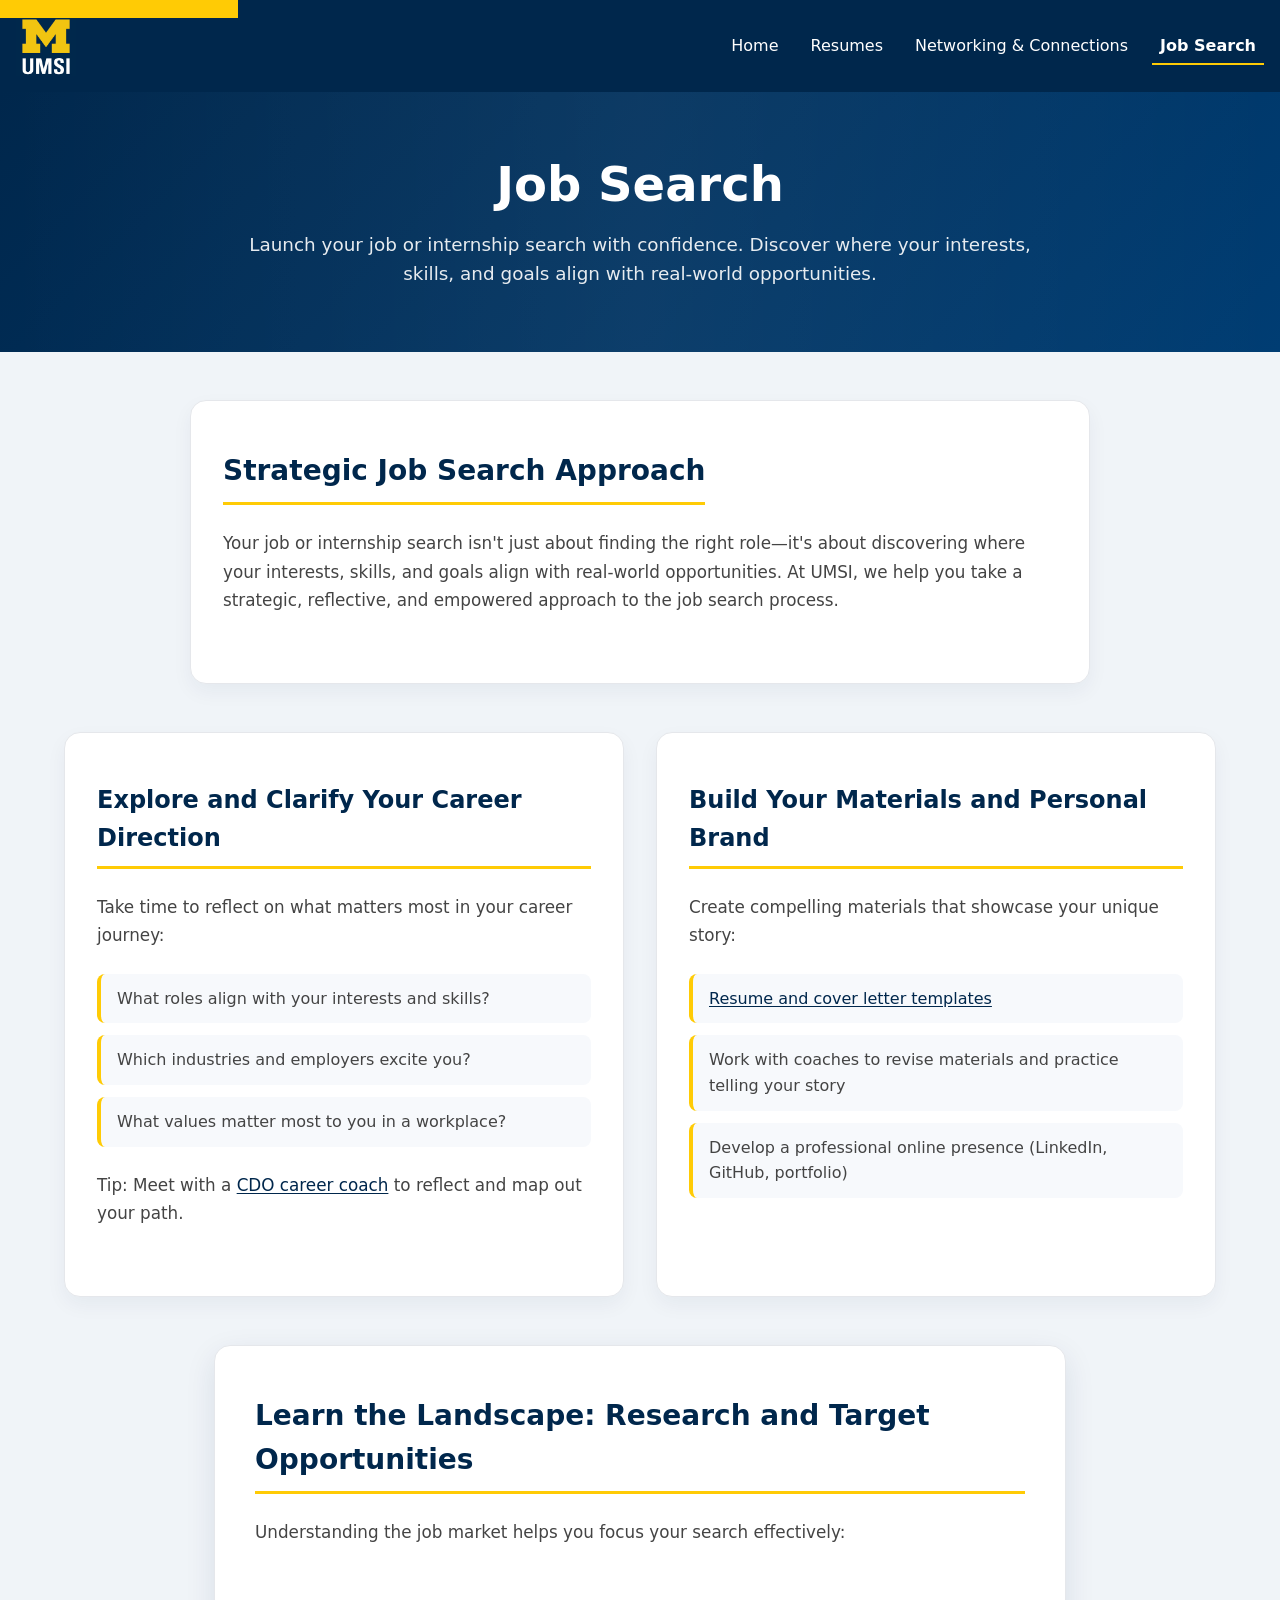
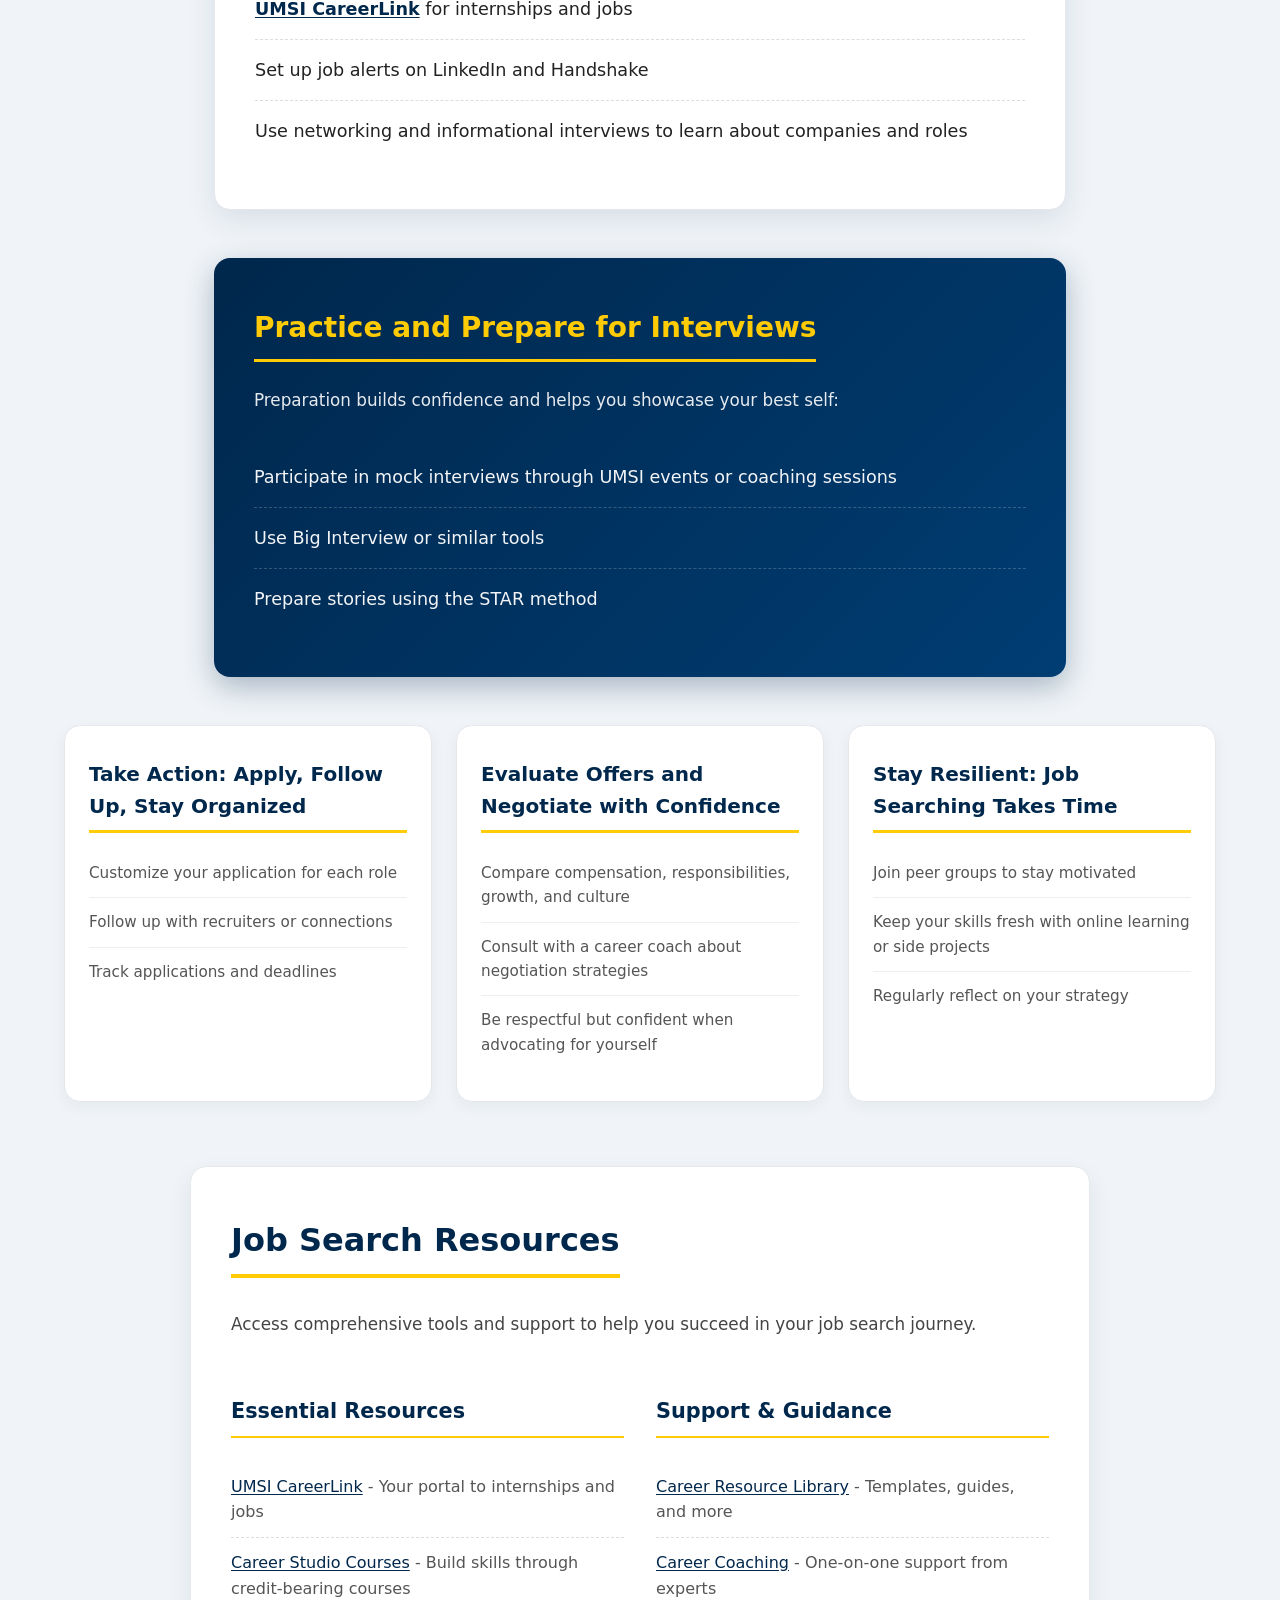
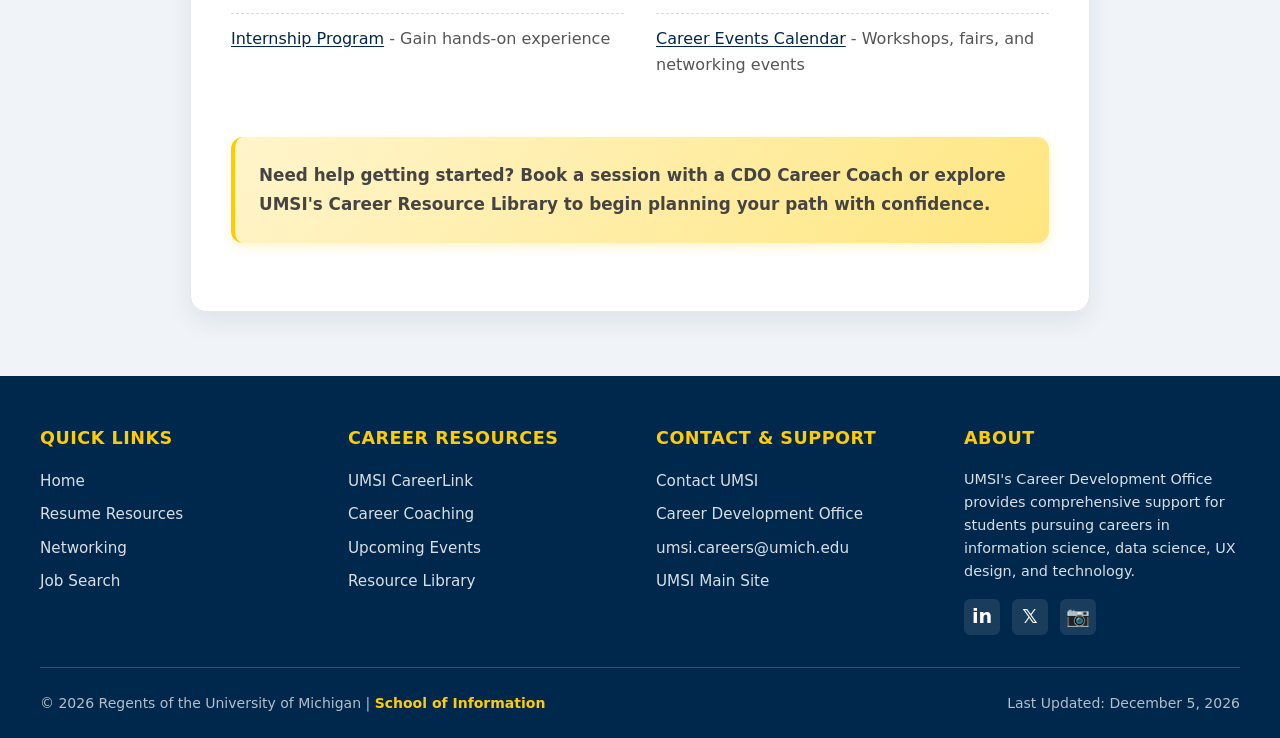
<file: job-search.html>
<!DOCTYPE html>
<html lang="en">

<head>
  <meta charset="UTF-8">
  <meta name="viewport" content="width=device-width, initial-scale=1.0">
  <title>Job Search - UMSI Career Resources</title>
  <link rel="stylesheet" href="css/html5reset.css">
  <link rel="stylesheet" href="css/style.css">
</head>

<body>
  <a href="#maincontent" class="skip-link">Skip to Main Content</a>
  <header>
    <div class="header-container">
      <img src="images/UMSI_signature_vertical_informal_solidblue.jpg" alt="UMSI Logo" class="logo">
      <nav>
        <ul>
          <li><a href="index.html">Home</a></li>
          <li><a href="resume.html">Resumes</a></li>
          <li><a href="connections.html">Networking & Connections</a></li>
          <li><a href="job-search.html" aria-current="page">Job Search</a></li>
        </ul>
      </nav>
    </div>
  </header>

  <main id="maincontent">

    <section class="hero">
      <h1>Job Search</h1>
      <p>Launch your job or internship search with confidence. Discover where your interests, skills, and goals align
        with real-world opportunities.</p>
    </section>

    <section class="clean-section">
      <h2>Strategic Job Search Approach</h2>
      <p>Your job or internship search isn't just about finding the right role—it's about discovering where your
        interests, skills, and goals align with real-world opportunities. At UMSI, we help you take a strategic,
        reflective, and empowered approach to the job search process.</p>
    </section>

    <div class="section-pair">
      <section>
        <h2>Explore and Clarify Your Career Direction</h2>
        <p>Take time to reflect on what matters most in your career journey:</p>
        <ul>
          <li>What roles align with your interests and skills?</li>
          <li>Which industries and employers excite you?</li>
          <li>What values matter most to you in a workplace?</li>
        </ul>
        <p><strong>Tip:</strong> Meet with a <a
            href="https://www.si.umich.edu/student-experience/career-development/career-coaching" target="_blank">CDO
            career coach</a> to reflect and map out your path.</p>
      </section>

      <section>
        <h2>Build Your Materials and Personal Brand</h2>
        <p>Create compelling materials that showcase your unique story:</p>
        <ul>
          <li><a href="https://www.si.umich.edu/student-experience/career-development/career-resources"
              target="_blank">Resume and cover letter templates</a></li>
          <li>Work with coaches to revise materials and practice telling your story</li>
          <li>Develop a professional online presence (LinkedIn, GitHub, portfolio)</li>
        </ul>
      </section>
    </div>

    <section class="job-step-light">
      <div class="job-step-content">
        <h2>Learn the Landscape: Research and Target Opportunities</h2>
        <p>Understanding the job market helps you focus your search effectively:</p>
        <ul>
          <li><a href="https://www.si.umich.edu/student-experience/career-development/umsi-careerlink"
              target="_blank">UMSI CareerLink</a> for internships and jobs</li>
          <li>Set up job alerts on LinkedIn and Handshake</li>
          <li>Use networking and informational interviews to learn about companies and roles</li>
        </ul>
      </div>
    </section>

    <section class="job-step-dark">
      <div class="job-step-content">
        <h2>Practice and Prepare for Interviews</h2>
        <p>Preparation builds confidence and helps you showcase your best self:</p>
        <ul>
          <li>Participate in mock interviews through UMSI events or coaching sessions</li>
          <li>Use Big Interview or similar tools</li>
          <li>Prepare stories using the STAR method</li>
        </ul>
      </div>
    </section>

    <div class="career-sections-container">
      <section class="career-section">
        <h2>Take Action: Apply, Follow Up, Stay Organized</h2>
        <div class="card">
          <ul>
            <li>Customize your application for each role</li>
            <li>Follow up with recruiters or connections</li>
            <li>Track applications and deadlines</li>
          </ul>
        </div>
      </section>

      <section class="career-section">
        <h2>Evaluate Offers and Negotiate with Confidence</h2>
        <div class="card">
          <ul>
            <li>Compare compensation, responsibilities, growth, and culture</li>
            <li>Consult with a career coach about negotiation strategies</li>
            <li>Be respectful but confident when advocating for yourself</li>
          </ul>
        </div>
      </section>

      <section class="career-section">
        <h2>Stay Resilient: Job Searching Takes Time</h2>
        <div class="card">
          <ul>
            <li>Join peer groups to stay motivated</li>
            <li>Keep your skills fresh with online learning or side projects</li>
            <li>Regularly reflect on your strategy</li>
          </ul>
        </div>
      </section>
    </div>

    <section class="action-section">
      <h2>Job Search Resources</h2>
      <p>Access comprehensive tools and support to help you succeed in your job search journey.</p>

      <div class="resource-grid">
        <div class="resource-column">
          <h3>Essential Resources</h3>
          <ul>
            <li><a href="https://www.si.umich.edu/student-experience/career-development/umsi-careerlink"
                target="_blank">UMSI CareerLink</a> - Your portal to internships and jobs</li>
            <li><a href="https://www.si.umich.edu/student-experience/career-development/career-education"
                target="_blank">Career Studio Courses</a> - Build skills through credit-bearing courses</li>
            <li><a href="https://www.si.umich.edu/student-experience/internships" target="_blank">Internship Program</a>
              - Gain hands-on experience</li>
          </ul>
        </div>

        <div class="resource-column">
          <h3>Support & Guidance</h3>
          <ul>
            <li><a href="https://www.si.umich.edu/student-experience/career-development/career-resources"
                target="_blank">Career Resource Library</a> - Templates, guides, and more</li>
            <li><a href="https://www.si.umich.edu/student-experience/career-development/career-coaching"
                target="_blank">Career Coaching</a> - One-on-one support from experts</li>
            <li><a href="https://www.si.umich.edu/about-umsi/events" target="_blank">Career Events Calendar</a> -
              Workshops, fairs, and networking events</li>
          </ul>
        </div>
      </div>

      <p class="highlight"><strong>Need help getting started?</strong> Book a session with a CDO Career Coach or explore
        UMSI's Career Resource Library to begin planning your path with confidence.</p>
    </section>

  </main>

  <footer>
    <div class="footer-container">

      <!-- Footer Links Section -->
      <div class="footer-content">

        <!-- Quick Links Column -->
        <div class="footer-column">
          <h3>Quick Links</h3>
          <ul>
            <li><a href="index.html">Home</a></li>
            <li><a href="resume.html">Resume Resources</a></li>
            <li><a href="connections.html">Networking</a></li>
            <li><a href="job-search.html">Job Search</a></li>
          </ul>
        </div>

        <!-- Career Resources Column -->
        <div class="footer-column">
          <h3>Career Resources</h3>
          <ul>
            <li><a href="https://www.si.umich.edu/student-experience/career-development/umsi-careerlink"
                target="_blank">UMSI CareerLink</a></li>
            <li><a href="https://www.si.umich.edu/student-experience/career-development/career-coaching"
                target="_blank">Career Coaching</a></li>
            <li><a href="https://www.si.umich.edu/about-umsi/events" target="_blank">Upcoming Events</a></li>
            <li><a href="https://www.si.umich.edu/student-experience/career-development/career-resources"
                target="_blank">Resource Library</a></li>
          </ul>
        </div>

        <!-- Contact Column -->
        <div class="footer-column">
          <h3>Contact & Support</h3>
          <ul>
            <li><a href="https://www.si.umich.edu/about-umsi/contact-us" target="_blank">Contact UMSI</a></li>
            <li><a href="https://umich.instructure.com/courses/137916" target="_blank">Career Development Office</a>
            </li>
            <li><a href="mailto:umsi.careers@umich.edu">umsi.careers@umich.edu</a></li>
            <li><a href="https://www.si.umich.edu/" target="_blank">UMSI Main Site</a></li>
          </ul>
        </div>

        <!-- About Column -->
        <div class="footer-column">
          <h3>About</h3>
          <p class="footer-description">
            UMSI's Career Development Office provides comprehensive support for students pursuing careers in
            information science, data science, UX design, and technology.
          </p>
          <div class="footer-social">
            <a href="https://www.linkedin.com/school/umsi/" target="_blank" aria-label="UMSI LinkedIn">
              <span class="social-icon">in</span>
            </a>
            <a href="https://twitter.com/umsi" target="_blank" aria-label="UMSI Twitter">
              <span class="social-icon">𝕏</span>
            </a>
            <a href="https://www.instagram.com/umsi/" target="_blank" aria-label="UMSI Instagram">
              <span class="social-icon">📷</span>
            </a>
          </div>
        </div>

      </div>

      <!-- Footer Bottom Bar -->
      <div class="footer-bottom">
        <p class="footer-copyright">
          &copy; <span id="currentYear">2025</span> Regents of the University of Michigan |
          <a href="https://www.si.umich.edu/">School of Information</a>
        </p>
        <p class="footer-meta">
          Last Updated: <span id="lastModified">January 2025</span>
        </p>
      </div>

    </div>

    <!-- Back to Top Button -->
    <button id="backToTop" class="back-to-top" aria-label="Back to top">
      <span class="arrow-up">↑</span>
    </button>

  </footer>

  <!-- Link to Footer JavaScript -->
  <script src="js/footer.js"></script>
</body>

</html>
</file>
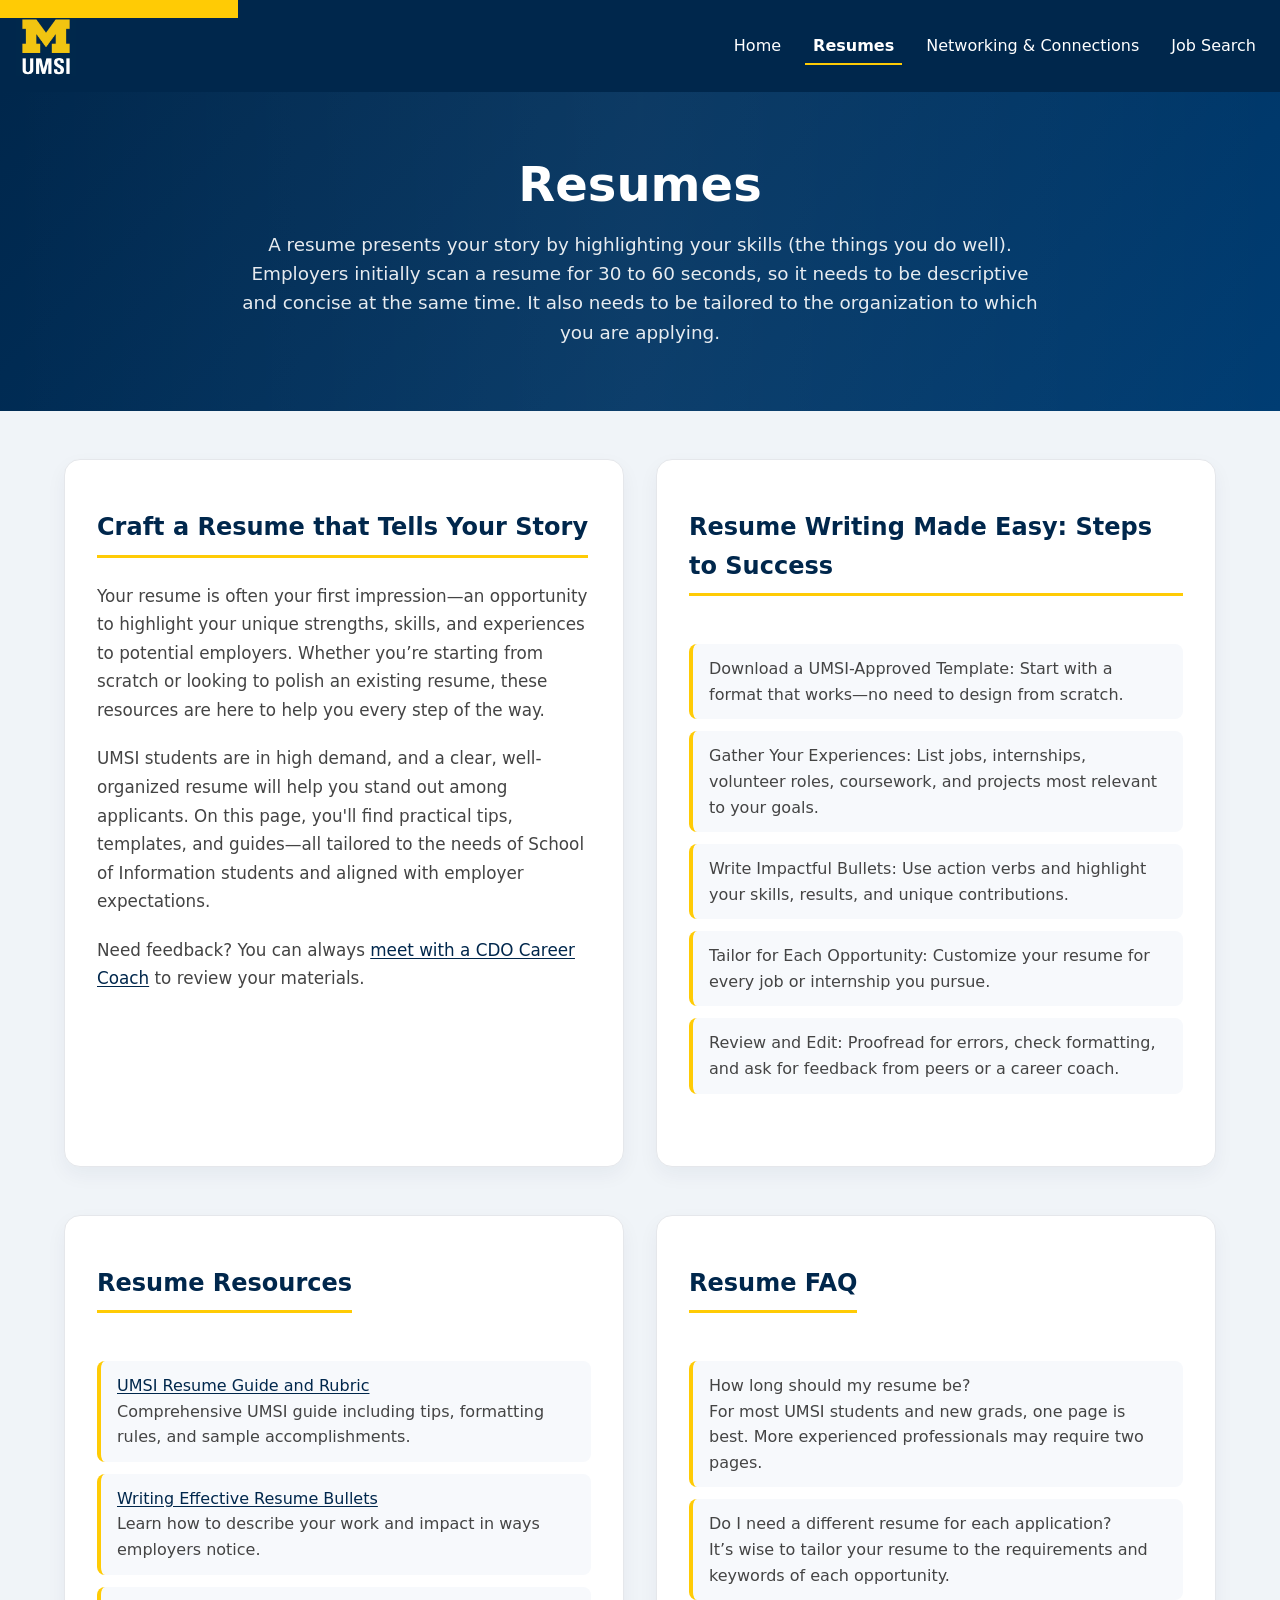
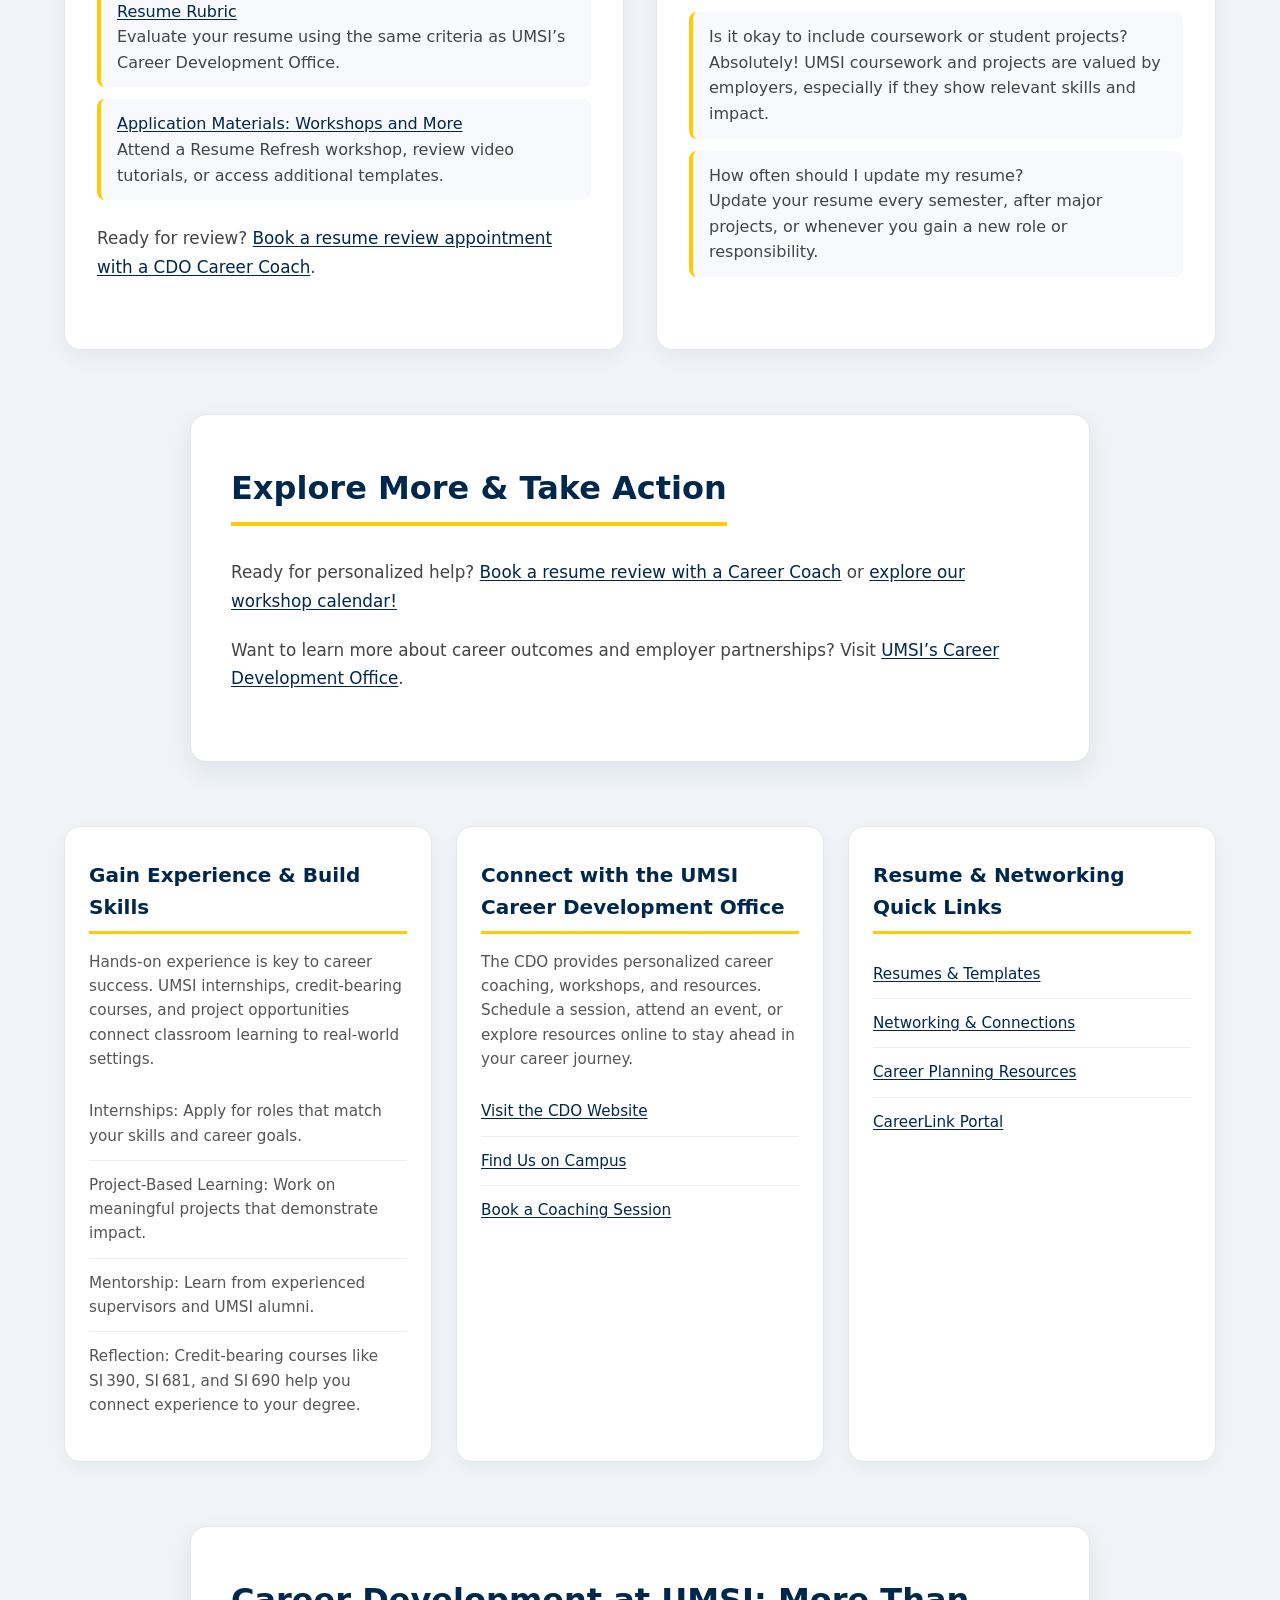
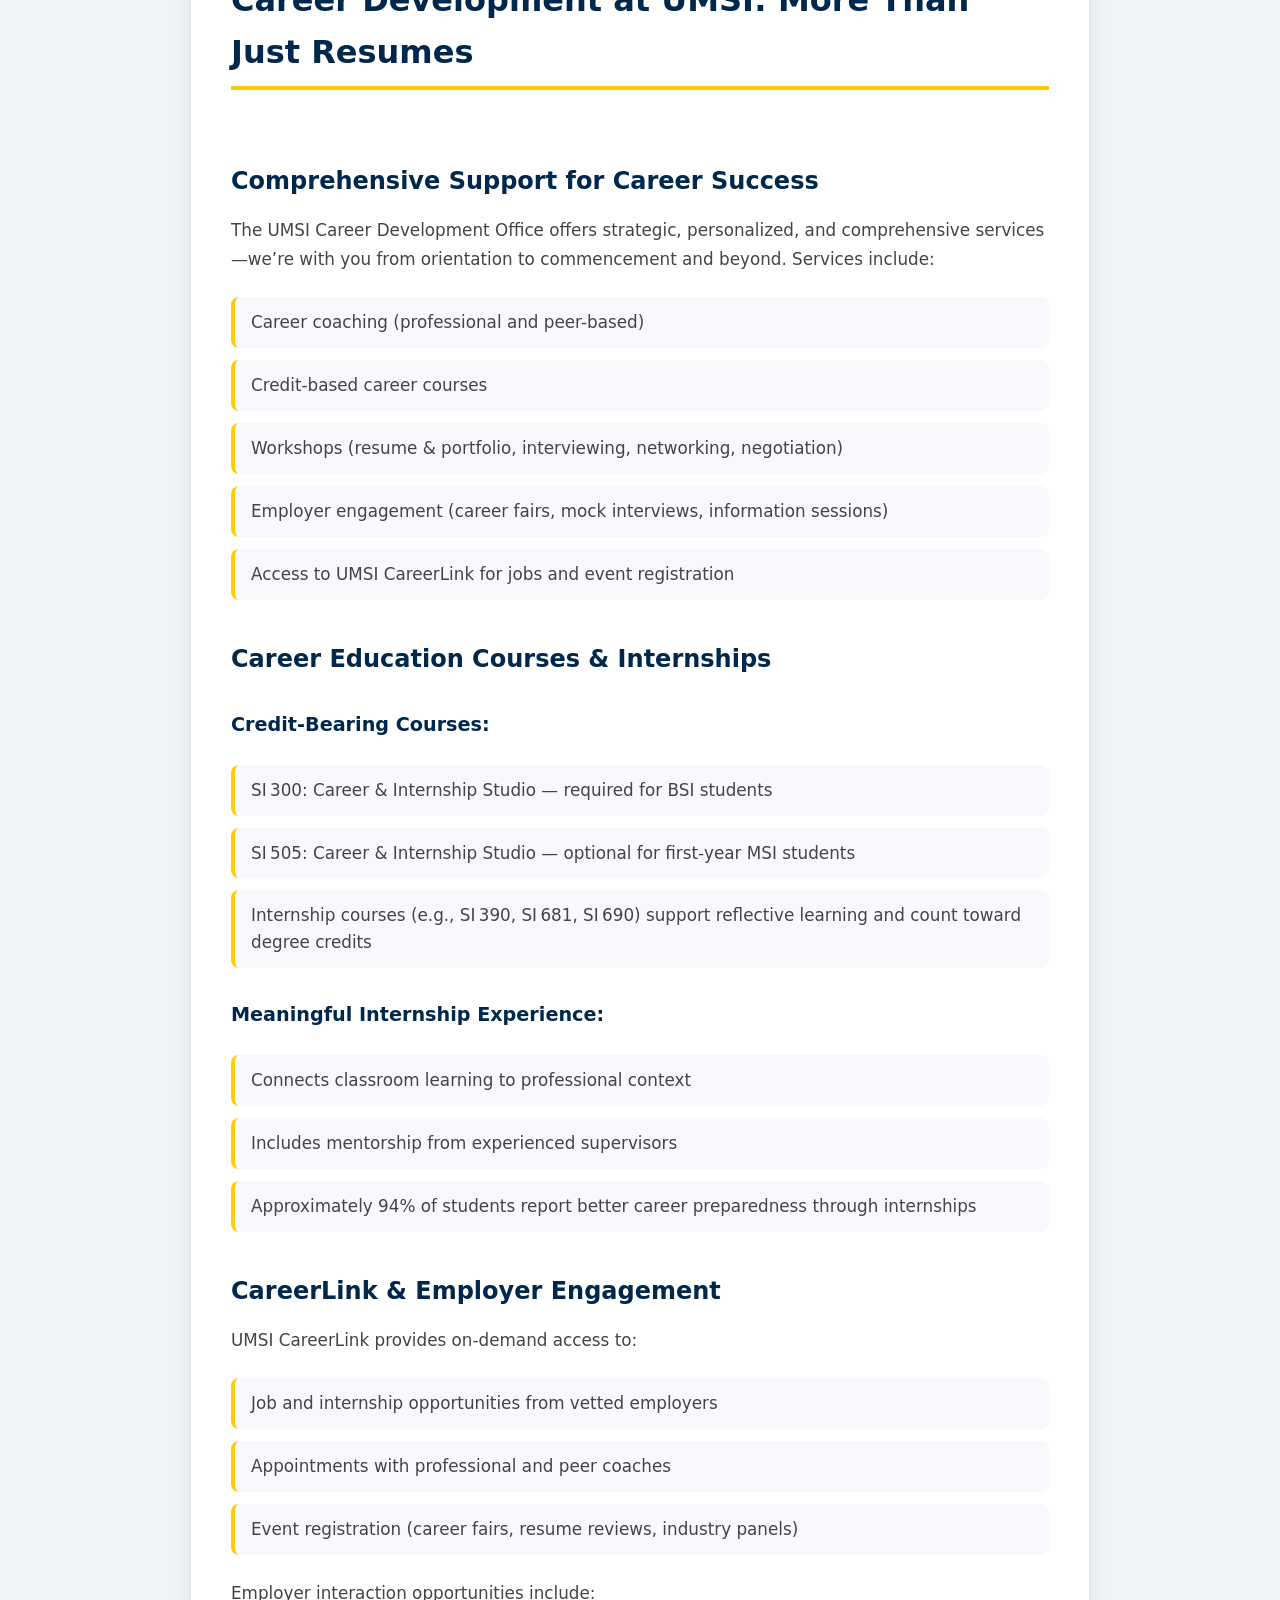
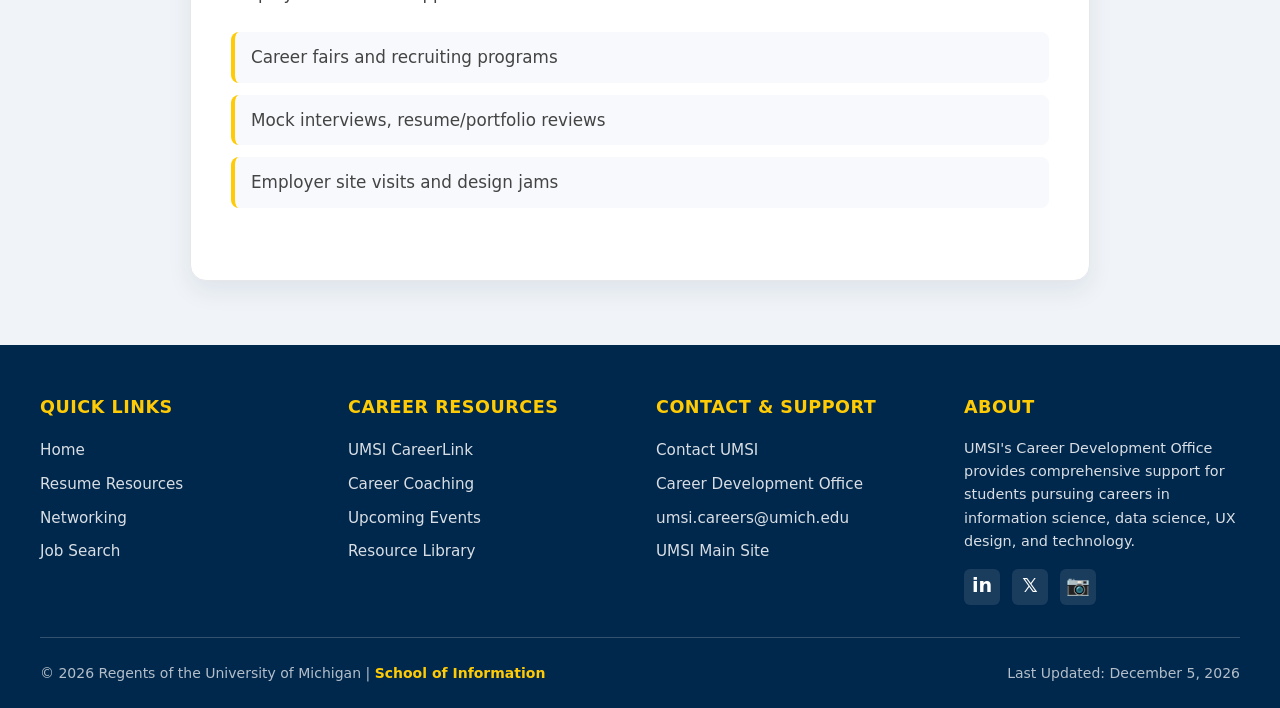
<file: resume.html>
<!DOCTYPE html>
<html lang="en">

<head>
  <meta charset="UTF-8">
  <meta name="viewport" content="width=device-width, initial-scale=1.0">
  <title>Resumes</title>
  <link rel="stylesheet" href="css/html5reset.css">
  <link rel="stylesheet" href="css/style.css">
</head>

<body>
  <header>
    <a href="#maincontent" class="skip-link">Skip to Main Content</a>

    <div class="header-container">
      <img src="images/UMSI_signature_vertical_informal_solidblue.jpg" alt="UMSI Logo" class="logo">
      <nav>
        <ul>
          <li><a href="index.html">Home</a></li>
          <li><a href="resume.html" aria-current="page">Resumes</a></li>
          <li><a href="connections.html">Networking & Connections</a></li>
          <li><a href="job-search.html">Job Search</a></li>
        </ul>
      </nav>
    </div>

  </header>

  <main id="maincontent">

    <section class="hero">
      <h1>Resumes</h1>
      <p>A resume presents your story by highlighting your skills (the things you do well). Employers initially scan a
        resume for 30 to 60 seconds, so it needs to be descriptive and concise at the same time. It also needs to be
        tailored to the organization to which you are applying.</p>
    </section>

    <div class="section-pair">
      <section>
        <h2>Craft a Resume that Tells Your Story</h2>
        <p>Your resume is often your first impression—an opportunity to highlight your unique strengths, skills, and
          experiences to potential employers. Whether you’re starting from scratch or looking to polish an existing
          resume, these resources are here to help you every step of the way.</p>
        <p>UMSI students are in high demand, and a clear, well-organized resume will help you stand out among
          applicants. On this page, you'll find practical tips, templates, and guides—all tailored to the needs of
          School of Information students and aligned with employer expectations.</p>
        <p>Need feedback? You can always <a
            href="https://umsi.instructure.com/courses/12345/pages/meet-with-a-career-coach" target="_blank">meet with a
            CDO Career Coach</a> to review your materials.</p>
      </section>

      <section>
        <h2>Resume Writing Made Easy: Steps to Success</h2>
        <ol>
          <li><strong>Download a UMSI-Approved Template:</strong> Start with a format that works—no need to design from
            scratch.</li>
          <li><strong>Gather Your Experiences:</strong> List jobs, internships, volunteer roles, coursework, and
            projects most relevant to your goals.</li>
          <li><strong>Write Impactful Bullets:</strong> Use action verbs and highlight your skills, results, and unique
            contributions.</li>
          <li><strong>Tailor for Each Opportunity:</strong> Customize your resume for every job or internship you
            pursue.</li>
          <li><strong>Review and Edit:</strong> Proofread for errors, check formatting, and ask for feedback from peers
            or a career coach.</li>
        </ol>
      </section>
    </div>

    <div class="section-pair">
      <section>
        <h2>Resume Resources</h2>
        <ul>
          <li><a href="https://umsi.instructure.com/courses/12345/pages/resume-guide" target="_blank">UMSI Resume Guide
              and Rubric</a><br>Comprehensive UMSI guide including tips, formatting rules, and sample accomplishments.
          </li>
          <li><a href="https://umsi.instructure.com/courses/12345/pages/writing-resume-bullets" target="_blank">Writing
              Effective Resume Bullets</a><br>Learn how to describe your work and impact in ways employers notice.</li>
          <li><a href="https://umsi.instructure.com/courses/12345/pages/resume-rubric" target="_blank">Resume
              Rubric</a><br>Evaluate your resume using the same criteria as UMSI’s Career Development Office.</li>
          <li><a href="https://umsi.instructure.com/courses/12345/pages/app-materials-resources"
              target="_blank">Application Materials: Workshops and More</a><br>Attend a Resume Refresh workshop, review
            video tutorials, or access additional templates.</li>
        </ul>
        <p>Ready for review? <a href="https://umsi.instructure.com/courses/12345/pages/meet-with-a-career-coach"
            target="_blank">Book a resume review appointment with a CDO Career Coach</a>.</p>
      </section>

      <section>
        <h2>Resume FAQ</h2>
        <ul>
          <li><strong>How long should my resume be?</strong><br>For most UMSI students and new grads, one page is best.
            More experienced professionals may require two pages.</li>
          <li><strong>Do I need a different resume for each application?</strong><br>It’s wise to tailor your resume to
            the requirements and keywords of each opportunity.</li>
          <li><strong>Is it okay to include coursework or student projects?</strong><br>Absolutely! UMSI coursework and
            projects are valued by employers, especially if they show relevant skills and impact.</li>
          <li><strong>How often should I update my resume?</strong><br>Update your resume every semester, after major
            projects, or whenever you gain a new role or responsibility.</li>
        </ul>
      </section>
    </div>

    <section class="action-section">
      <h2>Explore More & Take Action</h2>
      <p>
        Ready for personalized help? <a href="https://umsi.instructure.com/courses/12345/pages/meet-with-a-career-coach"
          target="_blank">Book a resume review with a Career Coach</a> or <a
          href="https://umsi.instructure.com/courses/12345/pages/app-materials-resources" target="_blank">explore our
          workshop calendar!</a>
      </p>
      <p>
        Want to learn more about career outcomes and employer partnerships? Visit <a
          href="https://www.si.umich.edu/student-experience/career-development">UMSI’s Career Development Office</a>.
      </p>
    </section>

    <div class="career-sections-container">
      <section class="career-section">
        <h2>Gain Experience & Build Skills</h2>
        <p>Hands-on experience is key to career success. UMSI internships, credit-bearing courses, and project
          opportunities connect classroom learning to real-world settings.</p>
        <div class="card">
          <ul>
            <li><strong>Internships:</strong> Apply for roles that match your skills and career goals.</li>
            <li><strong>Project-Based Learning:</strong> Work on meaningful projects that demonstrate impact.</li>
            <li><strong>Mentorship:</strong> Learn from experienced supervisors and UMSI alumni.</li>
            <li><strong>Reflection:</strong> Credit-bearing courses like SI 390, SI 681, and SI 690 help you connect
              experience to your degree.</li>
          </ul>
        </div>
      </section>

      <section class="career-section">
        <h2>Connect with the UMSI Career Development Office</h2>
        <p>The CDO provides personalized career coaching, workshops, and resources. Schedule a session, attend an event,
          or explore resources online to stay ahead in your career journey.</p>
        <div class="card">
          <ul>
            <li><a href="https://www.si.umich.edu/programs/career-development-office" target="_blank">Visit the CDO
                Website</a></li>
            <li><a href="https://umsi.umich.edu/about/locations" target="_blank">Find Us on Campus</a></li>
            <li><a href="https://umsi.instructure.com/courses/12345/pages/meet-with-a-career-coach" target="_blank">Book
                a Coaching Session</a></li>
          </ul>
        </div>
      </section>

      <section class="career-section">
        <h2>Resume & Networking Quick Links</h2>
        <div class="card">
          <ul>
            <li><a href="resume.html">Resumes & Templates</a></li>
            <li><a href="connections.html">Networking & Connections</a></li>
            <li><a href="#">Career Planning Resources</a></li>
            <li><a href="https://careerlink.umich.edu" target="_blank">CareerLink Portal</a></li>
          </ul>
        </div>
      </section>
    </div>

    <section class="action-section">
      <h2>Career Development at UMSI: More Than Just Resumes</h2>

      <h3>Comprehensive Support for Career Success</h3>
      <p>The UMSI Career Development Office offers strategic, personalized, and comprehensive services—we’re with you
        from orientation to commencement and beyond. Services include:</p>
      <ul>
        <li>Career coaching (professional and peer-based)</li>
        <li>Credit‑based career courses</li>
        <li>Workshops (resume & portfolio, interviewing, networking, negotiation)</li>
        <li>Employer engagement (career fairs, mock interviews, information sessions)</li>
        <li>Access to UMSI CareerLink for jobs and event registration</li>
      </ul>

      <h3>Career Education Courses & Internships</h3>
      <h4>Credit‑Bearing Courses:</h4>
      <ul>
        <li><strong>SI 300:</strong> Career & Internship Studio — required for BSI students</li>
        <li><strong>SI 505:</strong> Career & Internship Studio — optional for first‑year MSI students</li>
        <li>Internship courses (e.g., <strong>SI 390, SI 681, SI 690</strong>) support reflective learning and count
          toward degree credits</li>
      </ul>

      <h4>Meaningful Internship Experience:</h4>
      <ul>
        <li>Connects classroom learning to professional context</li>
        <li>Includes mentorship from experienced supervisors</li>
        <li>Approximately 94% of students report better career preparedness through internships</li>
      </ul>

      <h3>CareerLink & Employer Engagement</h3>
      <p><strong>UMSI CareerLink</strong> provides on‑demand access to:</p>
      <ul>
        <li>Job and internship opportunities from vetted employers</li>
        <li>Appointments with professional and peer coaches</li>
        <li>Event registration (career fairs, resume reviews, industry panels)</li>
      </ul>

      <p>Employer interaction opportunities include:</p>
      <ul>
        <li>Career fairs and recruiting programs</li>
        <li>Mock interviews, resume/portfolio reviews</li>
        <li>Employer site visits and design jams</li>
      </ul>
    </section>
  </main>

  <footer>
    <div class="footer-container">

      <!-- Footer Links Section -->
      <div class="footer-content">

        <!-- Quick Links Column -->
        <div class="footer-column">
          <h3>Quick Links</h3>
          <ul>
            <li><a href="index.html">Home</a></li>
            <li><a href="resume.html">Resume Resources</a></li>
            <li><a href="connections.html">Networking</a></li>
            <li><a href="job-search.html">Job Search</a></li>
          </ul>
        </div>

        <!-- Career Resources Column -->
        <div class="footer-column">
          <h3>Career Resources</h3>
          <ul>
            <li><a href="https://www.si.umich.edu/student-experience/career-development/umsi-careerlink"
                target="_blank">UMSI CareerLink</a></li>
            <li><a href="https://www.si.umich.edu/student-experience/career-development/career-coaching"
                target="_blank">Career Coaching</a></li>
            <li><a href="https://www.si.umich.edu/about-umsi/events" target="_blank">Upcoming Events</a></li>
            <li><a href="https://www.si.umich.edu/student-experience/career-development/career-resources"
                target="_blank">Resource Library</a></li>
          </ul>
        </div>

        <!-- Contact Column -->
        <div class="footer-column">
          <h3>Contact & Support</h3>
          <ul>
            <li><a href="https://www.si.umich.edu/about-umsi/contact-us" target="_blank">Contact UMSI</a></li>
            <li><a href="https://umich.instructure.com/courses/137916" target="_blank">Career Development Office</a>
            </li>
            <li><a href="mailto:umsi.careers@umich.edu">umsi.careers@umich.edu</a></li>
            <li><a href="https://www.si.umich.edu/" target="_blank">UMSI Main Site</a></li>
          </ul>
        </div>

        <!-- About Column -->
        <div class="footer-column">
          <h3>About</h3>
          <p class="footer-description">
            UMSI's Career Development Office provides comprehensive support for students pursuing careers in
            information science, data science, UX design, and technology.
          </p>
          <div class="footer-social">
            <a href="https://www.linkedin.com/school/umsi/" target="_blank" aria-label="UMSI LinkedIn">
              <span class="social-icon">in</span>
            </a>
            <a href="https://twitter.com/umsi" target="_blank" aria-label="UMSI Twitter">
              <span class="social-icon">𝕏</span>
            </a>
            <a href="https://www.instagram.com/umsi/" target="_blank" aria-label="UMSI Instagram">
              <span class="social-icon">📷</span>
            </a>
          </div>
        </div>

      </div>

      <!-- Footer Bottom Bar -->
      <div class="footer-bottom">
        <p class="footer-copyright">
          &copy; <span id="currentYear">2025</span> Regents of the University of Michigan |
          <a href="https://www.si.umich.edu/">School of Information</a>
        </p>
        <p class="footer-meta">
          Last Updated: <span id="lastModified">January 2025</span>
        </p>
      </div>

    </div>

    <!-- Back to Top Button -->
    <button id="backToTop" class="back-to-top" aria-label="Back to top">
      <span class="arrow-up">↑</span>
    </button>

  </footer>

  <!-- Link to Footer JavaScript -->
  <script src="js/footer.js"></script>

</body>

</html>
</file>
<file: css/style.css>
/* ==========================================
   UMSI CAREER DEVELOPMENT RESOURCE HUB
   Complete Stylesheet (Updated 2025)
   ========================================== */

:root {
  --um-blue: #00274c;
  --um-maize: #ffcb05;
  --text-hover: #3787e9;
  --text-dark: #222;
  --text-light: #fff;
  --bg-light: #f0f4f8;
  --font-base: system-ui, -apple-system, "Segoe UI", Roboto, sans-serif;
}

/* Reset */
*,
*::before,
*::after {
  box-sizing: border-box;
}

body {
  font-family: var(--font-base);
  margin: 0;
  padding: 0;
  color: var(--text-dark);
  background-color: var(--bg-light);
  line-height: 1.6;
  overflow-x: hidden;
}

a {
  color: var(--um-blue);
  text-decoration: underline;
  text-underline-offset: 2px;
  transition: color 0.2s ease;
}
a:hover,
a:focus {
  color: var(--text-hover);
  outline: 2px solid var(--um-maize);
  outline-offset: 2px;
}

/* Skip link */
.skip-link {
  position: absolute;
  top: -40px;
  left: 0;
  background: var(--um-maize);
  color: var(--um-blue);
  padding: 1rem 1.5rem;
  z-index: 100;
  transition: top 0.2s;
  font-weight: bold;
  text-decoration: none;
}
.skip-link:focus {
  top: 0;
}

/* ==========================================
   HEADER & NAVIGATION
   ========================================== */
.header-container {
  display: flex;
  align-items: center;
  justify-content: space-between;
  flex-wrap: wrap;
  background-color: var(--um-blue);
  padding: 1rem;
  width: 100%;
}
.header-container img.logo {
  max-height: 60px;
  width: auto;
}
nav ul {
  list-style: none;
  display: flex;
  flex-wrap: wrap;
  gap: 1rem;
  margin: 0;
  padding: 0;
}
nav a {
  color: var(--text-light);
  text-decoration: none;
  padding: 0.5rem;
  transition: all 0.2s ease;
}
nav a[aria-current="page"] {
  border-bottom: 2px solid var(--um-maize);
  font-weight: bold;
}
nav a:hover {
  text-decoration: underline;
  text-decoration-color: var(--um-maize);
}

/* ==========================================
   HOMEPAGE HERO SECTION
   DO NOT MODIFY - HOMEPAGE ONLY
   ========================================== */
.hero-modern {
  display: flex;
  flex-direction: column;
  justify-content: center;
  align-items: center;
  background: linear-gradient(135deg, var(--um-blue) 0%, #003d73 100%);
  color: var(--text-light);
  text-align: center;
  min-height: 100vh;
  padding: 5rem 1.5rem;
  position: relative;
  overflow: hidden;
}

.hero-content-split {
  display: flex;
  flex-direction: column;
  align-items: center;
  gap: 2.5rem;
  max-width: 900px;
}

.hero-badge {
  display: inline-block;
  background: rgba(255, 203, 5, 0.2);
  color: var(--um-maize);
  padding: 0.5rem 1rem;
  border-radius: 30px;
  font-weight: 600;
  text-transform: uppercase;
  margin-bottom: 1.25rem;
}

.hero-modern h1 {
  font-size: clamp(2rem, 5vw, 3.5rem);
  font-weight: 700;
  line-height: 1.2;
  margin: 0 0 1rem 0;
}

.highlight-text {
  color: var(--um-maize);
}

.hero-lead {
  font-size: clamp(1.1rem, 2vw, 1.3rem);
  max-width: 650px;
  margin: 0 auto 2rem;
  color: rgba(255, 255, 255, 0.9);
}

.hero-actions {
  display: flex;
  flex-wrap: wrap;
  gap: 1rem;
  justify-content: center;
}

.btn-primary-modern,
.btn-secondary-modern {
  display: inline-flex;
  align-items: center;
  gap: 0.5rem;
  border-radius: 10px;
  padding: 1rem 2rem;
  font-weight: 600;
  text-decoration: none;
  font-size: 1rem;
  transition: all 0.3s ease;
}

.btn-primary-modern {
  background: var(--um-maize);
  color: var(--um-blue);
  box-shadow: 0 4px 12px rgba(255, 203, 5, 0.4);
}
.btn-primary-modern:hover {
  background: #ffd633;
  transform: translateY(-2px);
  box-shadow: 0 6px 16px rgba(255, 203, 5, 0.5);
}

.btn-secondary-modern {
  background: transparent;
  color: white;
  border: 2px solid rgba(255, 255, 255, 0.3);
}
.btn-secondary-modern:hover {
  background: rgba(255, 255, 255, 0.1);
  border-color: white;
}

/* Stats Bar */
.stats-bar {
  display: flex;
  gap: 2rem;
  justify-content: center;
  flex-wrap: wrap;
  margin-top: 2rem;
}
.stat-item {
  display: flex;
  flex-direction: column;
  align-items: center;
}
.stat-number {
  color: var(--um-maize);
  font-weight: 800;
  font-size: 2rem;
}
.stat-label {
  color: rgba(255, 255, 255, 0.8);
  text-transform: uppercase;
  font-size: 0.875rem;
}

/* Remove floating cards */
.floating-card {
  display: none !important;
}

/* ==========================================
   HOMEPAGE BENTO SECTION - PROFESSIONAL DESIGN
   DO NOT MODIFY - HOMEPAGE ONLY
   ========================================== */
.bento-section {
  background: #fafbfc;
  padding: 5rem 1.5rem;
  text-align: center;
}

.section-header-modern {
  max-width: 700px;
  margin: 0 auto 3rem;
}

.section-tag {
  display: inline-block;
  color: var(--um-blue);
  font-weight: 600;
  font-size: 0.875rem;
  text-transform: uppercase;
  letter-spacing: 1px;
  margin-bottom: 0.75rem;
}

.section-header-modern h2 {
  color: var(--um-blue);
  font-size: clamp(1.75rem, 4vw, 2.5rem);
  font-weight: 700;
  margin-bottom: 0.5rem;
}
.section-header-modern p {
  color: #666;
  font-size: 1.1rem;
  margin: 0;
}

.bento-grid {
  display: grid;
  grid-template-columns: repeat(4, 1fr);
  gap: 1.5rem;
  justify-content: center;
  align-items: stretch;
  max-width: 1200px;
  margin: 0 auto;
}

/* Professional Bento Cards */
.bento-card {
  background: #fff;
  border-radius: 16px;
  padding: 2rem;
  text-align: left;
  transition: all 0.3s ease;
  border: 1px solid #e5e7eb;
  display: flex;
  flex-direction: column;
  position: relative;
  overflow: hidden;
}

.bento-card::before {
  content: '';
  position: absolute;
  top: 0;
  left: 0;
  right: 0;
  height: 3px;
  background: linear-gradient(90deg, var(--um-blue), var(--um-maize));
  transform: scaleX(0);
  transition: transform 0.3s ease;
}

.bento-card:hover::before {
  transform: scaleX(1);
}

.bento-card:hover {
  transform: translateY(-5px);
  box-shadow: 0 12px 30px rgba(0, 39, 76, 0.12);
  border-color: var(--um-blue);
}

/* Card Header with Icon */
.bento-header {
  display: flex;
  align-items: center;
  justify-content: space-between;
  margin-bottom: 1rem;
}

.icon-circle {
  width: 50px;
  height: 50px;
  border-radius: 12px;
  display: flex;
  align-items: center;
  justify-content: center;
  transition: all 0.3s ease;
}

.icon-blue {
  background: rgba(0, 39, 76, 0.08);
  color: var(--um-blue);
}

.icon-maize {
  background: rgba(255, 203, 5, 0.15);
  color: var(--um-blue);
}

.icon-gradient {
  background: linear-gradient(135deg, var(--um-blue), #003d73);
  color: white;
}

.bento-card:hover .icon-circle {
  transform: scale(1.1) rotate(5deg);
}

/* Badges */
.badge {
  background: var(--um-maize);
  color: var(--um-blue);
  padding: 0.25rem 0.75rem;
  border-radius: 20px;
  font-size: 0.75rem;
  font-weight: 700;
  text-transform: uppercase;
  letter-spacing: 0.5px;
}

.badge-coaching {
  background: linear-gradient(135deg, var(--um-blue), #003d73);
  color: white;
}

.badge-external {
  background: rgba(0, 39, 76, 0.08);
  color: var(--um-blue);
}

/* Card Content */
.bento-card h3 {
  color: var(--um-blue);
  font-size: 1.25rem;
  font-weight: 700;
  margin: 0 0 0.75rem 0;
  line-height: 1.3;
}

.bento-card p {
  color: #666;
  font-size: 0.95rem;
  line-height: 1.6;
  margin: 0 0 1.5rem 0;
  flex-grow: 1;
}

/* Professional Stats */
.stats-small {
  display: flex;
  gap: 1.5rem;
  padding: 1rem 0;
  margin: 1rem 0;
  border-top: 1px solid #eee;
  border-bottom: 1px solid #eee;
}

.stat-item-small {
  display: flex;
  flex-direction: column;
  gap: 0.25rem;
}

.stat-num {
  color: var(--um-blue);
  font-weight: 800;
  font-size: 1.5rem;
  line-height: 1;
}

.stat-label {
  color: #666;
  font-size: 0.75rem;
  text-transform: uppercase;
  letter-spacing: 0.5px;
}

/* Professional Event List */
.event-list-pro {
  display: flex;
  flex-direction: column;
  gap: 1rem;
  margin: 1rem 0 1.5rem 0;
}

.event-item-pro {
  display: flex;
  gap: 1rem;
  align-items: center;
  padding: 0.75rem;
  background: #f7f9fc;
  border-radius: 8px;
  transition: all 0.2s ease;
}

.event-item-pro:hover {
  background: #eef3f9;
  transform: translateX(3px);
}

.event-date-box {
  display: flex;
  flex-direction: column;
  align-items: center;
  justify-content: center;
  width: 50px;
  height: 50px;
  background: var(--um-blue);
  color: white;
  border-radius: 8px;
  flex-shrink: 0;
}

.event-date-box .month {
  font-size: 0.7rem;
  font-weight: 600;
  text-transform: uppercase;
  letter-spacing: 0.5px;
  opacity: 0.9;
}

.event-date-box .day {
  font-size: 1.25rem;
  font-weight: 800;
  line-height: 1;
}

.event-details {
  display: flex;
  flex-direction: column;
  gap: 0.25rem;
  text-align: left;
}

.event-title {
  color: var(--um-blue);
  font-weight: 600;
  font-size: 0.95rem;
}

.event-time {
  color: #666;
  font-size: 0.8rem;
}

/* Professional Links */
.bento-link {
  display: inline-flex;
  align-items: center;
  gap: 0.5rem;
  color: var(--um-blue);
  font-weight: 600;
  text-decoration: none;
  font-size: 0.95rem;
  transition: all 0.2s ease;
  margin-top: auto;
  padding-top: 0.5rem;
}

.bento-link:hover {
  color: #003d73;
  gap: 0.75rem;
}

.bento-link svg {
  transition: transform 0.2s ease;
}

.bento-link:hover svg {
  transform: translateX(3px);
}

/* Specific Card Layouts */
.bento-resume {
  grid-column: span 2;
}

.bento-coaching {
  grid-column: span 2;
  background: linear-gradient(135deg, #f8f9fa 0%, #fff 100%);
}

.bento-careerlink {
  grid-column: span 2;
}

/* Remove old emoji-based styles */
.bento-icon,
.bento-icon-small,
.coach-avatars,
.avatar,
.more,
.bento-visual,
.resume-preview {
  display: none;
}

/* ==========================================
   HOMEPAGE WHY SECTION
   DO NOT MODIFY - HOMEPAGE ONLY
   ========================================== */
.why-section {
  background: #fff;
  padding: 5rem 1.5rem;
}

.why-container {
  max-width: 1200px;
  margin: 0 auto;
  display: grid;
  grid-template-columns: 1fr 1fr;
  gap: 3rem;
  align-items: start;
}

.why-left {
  text-align: left;
}

.why-left h2 {
  color: var(--um-blue);
  font-size: clamp(1.75rem, 4vw, 2.5rem);
  font-weight: 700;
  margin-bottom: 1rem;
}

.why-left .why-lead {
  font-size: 1.1rem;
  color: #555;
  line-height: 1.7;
  max-width: 90%;
}

.why-right {
  display: flex;
  flex-direction: column;
  gap: 2rem;
}

.why-features {
  display: flex;
  flex-direction: column;
  gap: 1rem;
}

.why-feature {
  display: flex;
  align-items: flex-start;
  gap: 0.75rem;
}

.why-icon {
  width: 28px;
  height: 28px;
  background: var(--um-maize);
  color: var(--um-blue);
  display: flex;
  align-items: center;
  justify-content: center;
  border-radius: 6px;
  flex-shrink: 0;
  font-weight: bold;
}

.why-text h4 {
  margin: 0;
  font-weight: 700;
  color: var(--um-blue);
  font-size: 1.05rem;
}

.why-text p {
  margin: 0.25rem 0 0 0;
  color: #555;
  font-size: 0.95rem;
}

.why-stack {
  display: flex;
  flex-direction: column;
  gap: 0.75rem;
}

.stack-card {
  background: #f9f9f9;
  border-radius: 10px;
  padding: 1rem 1.25rem;
  box-shadow: 0 2px 6px rgba(0,0,0,0.05);
  transition: transform 0.2s ease;
}

.stack-card:hover {
  transform: translateY(-3px);
}

.stack-label {
  display: block;
  color: var(--um-blue);
  font-weight: 600;
  margin-bottom: 0.5rem;
}

.stack-bar {
  height: 6px;
  background: linear-gradient(90deg, var(--um-blue), var(--um-maize));
  border-radius: 4px;
}

/* Remove Popular Resources Section */
.quick-links-section {
  display: none !important;
}

/* ==========================================
   SHARED CTA SECTION
   ========================================== */
.cta-section {
  padding: 5rem 1.5rem;
  background: linear-gradient(135deg, var(--um-blue) 0%, #003d73 100%);
  text-align: center;
}
.cta-content {
  max-width: 800px;
  margin: 0 auto;
}
.cta-content h2 {
  color: white;
  font-size: clamp(1.75rem, 4vw, 2.5rem);
  font-weight: 700;
  margin-bottom: 1rem;
}
.cta-content p {
  color: rgba(255, 255, 255, 0.85);
  font-size: 1.1rem;
  margin-bottom: 2rem;
}
.btn-cta {
  background: var(--um-maize);
  color: var(--um-blue);
  padding: 1.25rem 3rem;
  border-radius: 12px;
  font-weight: 700;
  text-decoration: none;
  transition: all 0.3s ease;
  display: inline-flex;
  align-items: center;
  gap: 0.5rem;
}
.btn-cta:hover {
  background: #ffd633;
  transform: translateY(-3px);
  box-shadow: 0 8px 20px rgba(255, 203, 5, 0.4);
}

/* ==========================================
   FOOTER - ENHANCED
   ========================================== */
footer {
  background: var(--um-blue);
  color: var(--text-light);
  padding: 3rem 1.5rem 1.5rem;
  position: relative;
}

.footer-container {
  max-width: 1200px;
  margin: 0 auto;
}

/* Footer Content Grid */
.footer-content {
  display: grid;
  grid-template-columns: repeat(4, 1fr);
  gap: 2rem;
  padding-bottom: 2rem;
  border-bottom: 1px solid rgba(255, 255, 255, 0.2);
  margin-bottom: 1.5rem;
}

.footer-column h3 {
  color: var(--um-maize);
  font-size: 1.1rem;
  font-weight: 700;
  margin: 0 0 1rem 0;
  text-transform: uppercase;
  letter-spacing: 0.5px;
}

.footer-column ul {
  list-style: none;
  padding: 0;
  margin: 0;
}

.footer-column ul li {
  margin-bottom: 0.5rem;
}

.footer-column a {
  color: rgba(255, 255, 255, 0.85);
  text-decoration: none;
  font-size: 0.95rem;
  transition: color 0.2s ease;
  display: inline-block;
}

.footer-column a:hover {
  color: var(--um-maize);
  text-decoration: underline;
}

.footer-description {
  color: rgba(255, 255, 255, 0.85);
  font-size: 0.9rem;
  line-height: 1.6;
  margin: 0 0 1rem 0;
}

/* Footer Social Links */
.footer-social {
  display: flex;
  gap: 0.75rem;
  margin-top: 1rem;
}

.footer-social a {
  width: 36px;
  height: 36px;
  background: rgba(255, 255, 255, 0.1);
  border-radius: 6px;
  display: flex;
  align-items: center;
  justify-content: center;
  transition: all 0.3s ease;
  text-decoration: none;
}

.footer-social a:hover {
  background: var(--um-maize);
  transform: translateY(-3px);
}

.social-icon {
  font-size: 1.2rem;
  color: var(--text-light);
  font-weight: bold;
}

.footer-social a:hover .social-icon {
  color: var(--um-blue);
}

/* Footer Bottom Bar */
.footer-bottom {
  display: flex;
  justify-content: space-between;
  align-items: center;
  flex-wrap: wrap;
  gap: 1rem;
}

.footer-copyright,
.footer-meta {
  color: rgba(255, 255, 255, 0.7);
  font-size: 0.875rem;
  margin: 0;
}

.footer-copyright a {
  color: var(--um-maize);
  font-weight: 600;
  text-decoration: none;
}

.footer-copyright a:hover {
  text-decoration: underline;
}

/* Back to Top Button */
.back-to-top {
  position: fixed;
  bottom: 2rem;
  right: 2rem;
  width: 50px;
  height: 50px;
  background: var(--um-maize);
  color: var(--um-blue);
  border: none;
  border-radius: 50%;
  cursor: pointer;
  box-shadow: 0 4px 12px rgba(0, 0, 0, 0.3);
  opacity: 0;
  visibility: hidden;
  transition: all 0.3s ease;
  z-index: 999;
  display: flex;
  align-items: center;
  justify-content: center;
}

.back-to-top.visible {
  opacity: 1;
  visibility: visible;
}

.back-to-top:hover {
  background: #ffd633;
  transform: translateY(-3px);
  box-shadow: 0 6px 16px rgba(0, 0, 0, 0.4);
}

.arrow-up {
  font-size: 1.5rem;
  font-weight: bold;
  line-height: 1;
}

/* Screen reader only text */
.sr-only {
  position: absolute;
  width: 1px;
  height: 1px;
  padding: 0;
  margin: -1px;
  overflow: hidden;
  clip: rect(0, 0, 0, 0);
  white-space: nowrap;
  border: 0;
}

/* Simple Footer (for pages that don't use enhanced footer) */
footer.simple-footer {
  background: var(--um-blue);
  color: var(--text-light);
  padding: 1.5rem;
  text-align: center;
}

footer.simple-footer a {
  color: var(--um-maize);
  font-weight: 600;
  text-decoration: none;
}

footer.simple-footer a:hover {
  text-decoration: underline;
}

/* ==========================================
   INTERNAL PAGES - ENHANCED TO MATCH HOMEPAGE
   ========================================== */

/* Compact Hero for Internal Pages */
.hero {
  background: linear-gradient(135deg, var(--um-blue) 0%, #003d73 100%);
  color: var(--text-light);
  padding: 4rem 1.5rem;
  text-align: center;
  margin-bottom: 3rem;
  position: relative;
  overflow: hidden;
}

.hero::before {
  content: '';
  position: absolute;
  top: 0;
  left: 0;
  right: 0;
  bottom: 0;
  background: linear-gradient(90deg, transparent, rgba(255, 255, 255, 0.05), transparent);
  animation: shimmer 3s infinite;
}

@keyframes shimmer {
  0%, 100% { transform: translateX(-100%); }
  50% { transform: translateX(100%); }
}

.hero h1 {
  font-size: clamp(2rem, 5vw, 3rem);
  font-weight: 700;
  margin: 0 0 1rem 0;
  line-height: 1.2;
  position: relative;
  z-index: 1;
}

.hero p {
  font-size: 1.15rem;
  max-width: 800px;
  margin: 0.5rem auto 0;
  color: rgba(255, 255, 255, 0.9);
  position: relative;
  z-index: 1;
}

/* Enhanced Clean Section Cards */
.clean-section {
  max-width: 900px;
  margin: 2.5rem auto;
  padding: 3rem 2rem;
  background: #fff;
  border: 1px solid #e5e7eb;
  border-radius: 16px;
  box-shadow: 0 8px 20px rgba(0, 39, 76, 0.05);
  transition: all 0.3s ease;
}

.clean-section:hover {
  transform: translateY(-3px);
  box-shadow: 0 12px 30px rgba(0, 39, 76, 0.08);
}

.clean-section:nth-of-type(odd) {
  background: linear-gradient(to bottom, #fff 0%, #fcfdfe 100%);
}

.clean-section h2 {
  color: var(--um-blue);
  font-size: 1.75rem;
  font-weight: 700;
  border-bottom: 3px solid var(--um-maize);
  display: inline-block;
  padding-bottom: 0.5rem;
  margin-top: 0;
  margin-bottom: 1.5rem;
}

.clean-section h3 {
  color: var(--um-blue);
  font-size: 1.4rem;
  font-weight: 600;
  margin: 2rem 0 1rem 0;
}

.clean-section h4 {
  color: var(--um-blue);
  font-size: 1.15rem;
  font-weight: 600;
  margin: 1.5rem 0 0.75rem 0;
}

.clean-section p {
  color: #444;
  font-size: 1.05rem;
  line-height: 1.7;
  margin-bottom: 1.25rem;
}

.clean-section .responsive-img {
  max-width: 100%;
  height: auto;
  border-radius: 12px;
  margin: 2rem 0;
  box-shadow: 0 8px 20px rgba(0, 0, 0, 0.1);
  transition: transform 0.3s ease;
}

.clean-section .responsive-img:hover {
  transform: scale(1.02);
}

/* Enhanced List Styles */
.clean-section ul,
.clean-section ol {
  margin: 1.5rem 0;
  padding-left: 0;
}

.clean-section ul {
  list-style: none;
}

.clean-section ol {
  list-style-position: inside;
  counter-reset: item;
}

.clean-section ol li {
  counter-increment: item;
  padding: 1rem 1.25rem;
  background: #f7f9fc;
  margin-bottom: 0.75rem;
  border-radius: 10px;
  border-left: 4px solid var(--um-maize);
  font-size: 1.05rem;
  color: #444;
  transition: all 0.2s ease;
}

.clean-section ol li:hover {
  background: #eef3f9;
  border-left-color: var(--um-blue);
  transform: translateX(5px);
}

.clean-section ul li {
  padding: 1rem 1.25rem;
  background: #f7f9fc;
  margin-bottom: 0.75rem;
  border-radius: 10px;
  border-left: 4px solid var(--um-maize);
  font-size: 1.05rem;
  color: #444;
  transition: all 0.2s ease;
}

.clean-section ul li:hover {
  background: #eef3f9;
  border-left-color: var(--um-blue);
  transform: translateX(5px);
}

.clean-section ul li strong {
  color: var(--um-blue);
  font-weight: 700;
}

/* Two-Column Grid for "Why Networking Matters" */
.clean-section:nth-of-type(2) ul {
  display: grid;
  grid-template-columns: repeat(2, 1fr);
  gap: 1.25rem;
  margin-top: 2rem;
}

.clean-section:nth-of-type(2) ul li {
  border-left: none;
  border-bottom: 3px solid var(--um-maize);
  text-align: center;
  transition: all 0.3s ease;
}

.clean-section:nth-of-type(2) ul li:hover {
  background: #eef3f9;
  transform: translateY(-3px);
  box-shadow: 0 6px 15px rgba(0, 39, 76, 0.1);
}

/* ==========================================
   SECTION PAIR LAYOUT (Side by Side)
   ========================================== */
.section-pair {
  max-width: 1200px;
  margin: 3rem auto;
  padding: 0 1.5rem;
  display: grid;
  grid-template-columns: repeat(2, 1fr);
  gap: 2rem;
}

.section-pair section {
  padding: 3rem 2rem;
  background: #fff;
  border: 1px solid #e5e7eb;
  border-radius: 16px;
  box-shadow: 0 8px 20px rgba(0, 39, 76, 0.05);
  transition: all 0.3s ease;
}

.section-pair section:hover {
  transform: translateY(-3px);
  box-shadow: 0 12px 30px rgba(0, 39, 76, 0.08);
}

.section-pair h2 {
  color: var(--um-blue);
  font-size: 1.5rem;
  font-weight: 700;
  border-bottom: 3px solid var(--um-maize);
  display: inline-block;
  padding-bottom: 0.5rem;
  margin-top: 0;
  margin-bottom: 1.5rem;
}

.section-pair p {
  color: #444;
  font-size: 1.05rem;
  line-height: 1.7;
  margin-bottom: 1.25rem;
}

.section-pair ul,
.section-pair ol {
  list-style: none;
  padding: 0;
  margin: 1.5rem 0;
}

.section-pair ul li,
.section-pair ol li {
  padding: 0.75rem 1rem;
  background: #f7f9fc;
  margin-bottom: 0.75rem;
  border-radius: 8px;
  border-left: 4px solid var(--um-maize);
  font-size: 1rem;
  color: #444;
  transition: all 0.2s ease;
}

.section-pair ul li:hover,
.section-pair ol li:hover {
  background: #eef3f9;
  transform: translateX(5px);
}

/* ==========================================
   JOB STEP CARDS (Alternating Light/Dark)
   ========================================== */
.job-step-light,
.job-step-dark {
  max-width: 900px;
  margin: 3rem auto;
  padding: 0 1.5rem;
}

.job-step-content {
  padding: 3rem 2.5rem;
  border-radius: 16px;
  box-shadow: 0 10px 30px rgba(0, 39, 76, 0.1);
  transition: all 0.3s ease;
}

.job-step-content:hover {
  transform: translateY(-3px);
  box-shadow: 0 12px 35px rgba(0, 39, 76, 0.12);
}

/* Light Step Card */
.job-step-light .job-step-content {
  background: #fff;
  border: 1px solid #e5e7eb;
}

.job-step-light h2 {
  color: var(--um-blue);
  font-size: 1.75rem;
  font-weight: 700;
  border-bottom: 3px solid var(--um-maize);
  display: inline-block;
  padding-bottom: 0.5rem;
  margin-top: 0;
  margin-bottom: 1.5rem;
}

.job-step-light p {
  color: #444;
  font-size: 1.05rem;
  line-height: 1.7;
}

.job-step-light a {
  color: var(--um-blue);
  font-weight: 600;
}

.job-step-light a:hover {
  color: var(--text-hover);
}

/* Dark Step Card */
.job-step-dark .job-step-content {
  background: linear-gradient(135deg, var(--um-blue) 0%, #003d73 100%);
  color: var(--text-light);
  box-shadow: 0 10px 30px rgba(0, 39, 76, 0.3);
}

.job-step-dark h2 {
  color: var(--um-maize);
  font-size: 1.75rem;
  font-weight: 700;
  border-bottom: 3px solid var(--um-maize);
  display: inline-block;
  padding-bottom: 0.5rem;
  margin-top: 0;
  margin-bottom: 1.5rem;
}

.job-step-dark p {
  color: rgba(255, 255, 255, 0.9);
  font-size: 1.05rem;
  line-height: 1.7;
}

.job-step-dark a {
  color: var(--um-maize);
  font-weight: 600;
}

.job-step-dark a:hover {
  color: #ffd633;
}

/* Lists in Job Steps */
.job-step-light ul,
.job-step-dark ul {
  margin-top: 2rem;
  list-style: none;
  padding: 0;
}

.job-step-light ul li {
  font-size: 1.1rem;
  padding: 1rem 0;
  margin-bottom: 0;
  background: none;
  border-left: none;
  border-bottom: 1px dashed #ddd;
  color: var(--text-dark);
  transition: padding-left 0.2s ease;
}

.job-step-light ul li:hover {
  padding-left: 10px;
  border-bottom-color: var(--um-maize);
}

.job-step-dark ul li {
  font-size: 1.1rem;
  padding: 1rem 0;
  margin-bottom: 0;
  background: none;
  border-left: none;
  border-bottom: 1px dashed rgba(255, 255, 255, 0.2);
  color: rgba(255, 255, 255, 0.95);
  transition: padding-left 0.2s ease;
}

.job-step-dark ul li:hover {
  padding-left: 10px;
  border-bottom-color: var(--um-maize);
}

.job-step-light ul li:last-child,
.job-step-dark ul li:last-child {
  border-bottom: none;
}

/* ==========================================
   THREE-COLUMN CAREER SECTIONS
   ========================================== */
.career-sections-container {
  max-width: 1200px;
  margin: 3rem auto;
  padding: 0 1.5rem;
  display: grid;
  grid-template-columns: repeat(3, 1fr);
  gap: 1.5rem;
}

.career-section {
  background: #fff;
  border-radius: 16px;
  padding: 2rem 1.5rem;
  border: 1px solid #e5e7eb;
  box-shadow: 0 5px 15px rgba(0, 39, 76, 0.05);
  transition: all 0.3s ease;
}

.career-section:hover {
  transform: translateY(-5px);
  box-shadow: 0 12px 30px rgba(0, 39, 76, 0.1);
}

.career-section h2 {
  font-size: 1.25rem;
  color: var(--um-blue);
  font-weight: 700;
  border-bottom: 3px solid var(--um-maize);
  padding-bottom: 0.5rem;
  margin-bottom: 1rem;
  display: inline-block;
}

.career-section p {
  color: #555;
  font-size: 0.95rem;
  line-height: 1.6;
  margin-bottom: 1rem;
}

.career-section .card {
  margin-top: 0;
}

.career-section .card ul {
  list-style: none;
  padding: 0;
}

.career-section .card ul li {
  font-size: 0.95rem;
  padding: 0.75rem 0;
  border-left: none;
  border-bottom: 1px solid #eee;
  background: none;
  color: #555;
  transition: all 0.2s ease;
}

.career-section .card ul li:hover {
  padding-left: 10px;
  color: var(--um-blue);
}

.career-section .card ul li:last-child {
  border-bottom: none;
}

/* ==========================================
   ACTION SECTION & RESOURCE GRID
   ========================================== */
.action-section {
  max-width: 900px;
  margin: 4rem auto;
  padding: 3rem 2.5rem;
  background: #fff;
  border-radius: 16px;
  box-shadow: 0 10px 25px rgba(0, 39, 76, 0.08);
  border: 1px solid #e5e7eb;
}

.action-section h2 {
  color: var(--um-blue);
  font-size: 2rem;
  font-weight: 700;
  border-bottom: 4px solid var(--um-maize);
  padding-bottom: 0.5rem;
  margin-bottom: 2rem;
  display: inline-block;
}

.action-section h3 {
  color: var(--um-blue);
  font-size: 1.5rem;
  font-weight: 600;
  margin: 2.5rem 0 1rem 0;
}

.action-section h4 {
  color: var(--um-blue);
  font-size: 1.2rem;
  font-weight: 600;
  margin: 2rem 0 1rem 0;
}

.action-section p {
  color: #444;
  font-size: 1.05rem;
  line-height: 1.7;
  margin-bottom: 1.25rem;
}

.action-section > ul {
  list-style: none;
  padding: 0;
  margin: 1.5rem 0;
}

.action-section > ul li {
  padding: 0.75rem 1rem;
  background: #f7f9fc;
  margin-bottom: 0.75rem;
  border-radius: 8px;
  border-left: 4px solid var(--um-maize);
  font-size: 1.05rem;
  color: #444;
  transition: all 0.2s ease;
}

.action-section > ul li:hover {
  background: #eef3f9;
  transform: translateX(5px);
}

.resource-grid {
  display: grid;
  grid-template-columns: repeat(2, 1fr);
  gap: 2rem;
  margin-top: 2.5rem;
  padding: 1rem 0;
}

.resource-column h3 {
  color: var(--um-blue);
  font-size: 1.3rem;
  font-weight: 700;
  margin-top: 0;
  margin-bottom: 1.5rem;
  padding-bottom: 0.5rem;
  border-bottom: 2px solid var(--um-maize);
}

.resource-column ul {
  list-style: none;
  padding: 0;
}

.resource-column ul li {
  padding: 0.75rem 0;
  border-bottom: 1px dashed #ddd;
  font-size: 1rem;
  background: none;
  border-left: none;
  color: #555;
  transition: all 0.2s ease;
}

.resource-column ul li:hover {
  padding-left: 10px;
  color: var(--um-blue);
}

.resource-column ul li:last-child {
  border-bottom: none;
}

.highlight {
  background: linear-gradient(135deg, #fff5cc 0%, #ffe680 100%);
  color: var(--um-blue);
  padding: 1.5rem;
  border-radius: 12px;
  margin-top: 2rem;
  font-weight: 600;
  font-size: 1.1rem;
  border-left: 4px solid var(--um-maize);
  box-shadow: 0 4px 12px rgba(255, 203, 5, 0.2);
}

/* ==========================================
   404 ERROR PAGE STYLES
   ========================================== */

/* 404 Hero Section */
.hero-404 {
  background: linear-gradient(135deg, var(--um-blue) 0%, #003d73 100%);
  color: var(--text-light);
  padding: 6rem 1.5rem 5rem;
  text-align: center;
  position: relative;
  overflow: hidden;
}

.hero-404::before {
  content: '';
  position: absolute;
  top: 0;
  left: 0;
  right: 0;
  bottom: 0;
  background: radial-gradient(circle at 30% 50%, rgba(255, 203, 5, 0.1) 0%, transparent 50%);
}

.error-content {
  position: relative;
  z-index: 1;
  max-width: 700px;
  margin: 0 auto;
}

.error-code {
  display: block;
  font-size: clamp(5rem, 15vw, 10rem);
  font-weight: 900;
  color: var(--um-maize);
  line-height: 1;
  margin-bottom: 1rem;
  opacity: 0.9;
  font-family: var(--font-heading);
}

.hero-404 h1 {
  font-size: clamp(2rem, 5vw, 3rem);
  font-weight: 700;
  margin: 0 0 1rem 0;
  color: var(--text-light);
}

.error-message {
  font-size: 1.15rem;
  line-height: 1.7;
  color: rgba(255, 255, 255, 0.9);
  max-width: 600px;
  margin: 0 auto;
}

/* Quick Links Section */
.error-quick-links {
  padding: 5rem 1.5rem;
  background: var(--bg-light);
}

.error-container {
  max-width: 1200px;
  margin: 0 auto;
}

.error-quick-links h2 {
  color: var(--um-blue);
  font-size: clamp(1.75rem, 4vw, 2.25rem);
  font-weight: 700;
  text-align: center;
  margin-bottom: 3rem;
}

.error-links-grid {
  display: grid;
  grid-template-columns: repeat(4, 1fr);
  gap: 1.5rem;
}

.error-card {
  background: #fff;
  border-radius: 16px;
  padding: 2rem 1.5rem;
  text-align: center;
  text-decoration: none;
  border: 1px solid #e5e7eb;
  box-shadow: 0 4px 12px rgba(0, 39, 76, 0.05);
  transition: all 0.3s ease;
  display: flex;
  flex-direction: column;
  align-items: center;
}

.error-card:hover {
  transform: translateY(-5px);
  box-shadow: 0 12px 30px rgba(0, 39, 76, 0.12);
  border-color: var(--um-maize);
}

.error-icon {
  font-size: 3rem;
  margin-bottom: 1rem;
  display: block;
}

.error-card h3 {
  color: var(--um-blue);
  font-size: 1.15rem;
  font-weight: 700;
  margin: 0 0 0.5rem 0;
}

.error-card p {
  color: #666;
  font-size: 0.95rem;
  margin: 0;
  line-height: 1.5;
}

/* Help Section */
.error-help {
  padding: 5rem 1.5rem;
  background: #fff;
}

.error-help h2 {
  color: var(--um-blue);
  font-size: clamp(1.75rem, 4vw, 2.25rem);
  font-weight: 700;
  text-align: center;
  margin-bottom: 1rem;
}

.error-help > .error-container > p {
  text-align: center;
  color: #555;
  font-size: 1.1rem;
  margin-bottom: 3rem;
}

.error-help-options {
  display: grid;
  grid-template-columns: repeat(3, 1fr);
  gap: 2rem;
  max-width: 1000px;
  margin: 0 auto;
}

.help-option {
  text-align: center;
  padding: 2rem 1.5rem;
  background: #f7f9fc;
  border-radius: 12px;
  border: 1px solid #e5e7eb;
  transition: all 0.3s ease;
}

.help-option:hover {
  background: #fff;
  box-shadow: 0 8px 20px rgba(0, 39, 76, 0.08);
  transform: translateY(-3px);
}

.help-icon {
  font-size: 2.5rem;
  display: block;
  margin-bottom: 1rem;
}

.help-option h3 {
  color: var(--um-blue);
  font-size: 1.15rem;
  font-weight: 700;
  margin: 0 0 0.5rem 0;
}

.help-option p {
  color: #555;
  font-size: 0.95rem;
  margin: 0 0 1.5rem 0;
  line-height: 1.6;
}

.btn-help {
  display: inline-block;
  background: var(--um-blue);
  color: var(--text-light);
  padding: 0.75rem 1.5rem;
  border-radius: 8px;
  text-decoration: none;
  font-weight: 600;
  font-size: 0.95rem;
  transition: all 0.3s ease;
}

.btn-help:hover {
  background: #003d73;
  transform: translateY(-2px);
  box-shadow: 0 4px 12px rgba(0, 39, 76, 0.3);
}

/* ==========================================
   RESPONSIVE DESIGN
   ========================================== */
@media (max-width: 1024px) {
  /* Homepage Grid */
  .bento-grid {
    grid-template-columns: repeat(2, 1fr);
  }
  
  /* Make all cards span 1 column on tablet */
  .bento-resume,
  .bento-coaching,
  .bento-careerlink {
    grid-column: span 1;
  }
  
  /* Career Sections */
  .career-sections-container {
    grid-template-columns: repeat(2, 1fr);
  }
  
  /* Footer */
  .footer-content {
    grid-template-columns: repeat(2, 1fr);
  }
}

@media (max-width: 768px) {
  /* Homepage Grids */
  .bento-grid {
    grid-template-columns: 1fr;
  }
  
  /* All bento cards full width on mobile */
  .bento-resume,
  .bento-coaching,
  .bento-careerlink {
    grid-column: span 1;
  }
  
  /* Stack stats horizontally even on mobile */
  .stats-small {
    gap: 1rem;
  }
  
  /* Adjust icon size on mobile */
  .icon-circle {
    width: 45px;
    height: 45px;
  }
  
  .icon-circle svg {
    width: 20px;
    height: 20px;
  }
  
  .hero-modern {
    padding: 4rem 1rem;
  }
  
  /* Why Section Stack */
  .why-container {
    grid-template-columns: 1fr;
    gap: 2rem;
    text-align: center;
  }
  
  .why-left, .why-right {
    text-align: center;
    align-items: center;
  }
  
  .why-features {
    align-items: center;
  }
  
  /* Internal Pages */
  .section-pair {
    grid-template-columns: 1fr;
  }
  
  .clean-section:nth-of-type(2) ul {
    grid-template-columns: 1fr;
  }
  
  .career-sections-container {
    grid-template-columns: 1fr;
  }
  
  .resource-grid {
    grid-template-columns: 1fr;
  }
  
  .job-step-content {
    padding: 2rem 1.5rem;
  }
  
  .clean-section {
    padding: 2rem 1.5rem;
  }
  
  .action-section {
    padding: 2rem 1.5rem;
  }
  
  /* 404 Page */
  .error-links-grid {
    grid-template-columns: 1fr;
  }
  
  .error-help-options {
    grid-template-columns: 1fr;
  }
  
  /* Footer Responsive */
  .footer-content {
    grid-template-columns: 1fr;
    gap: 2rem;
  }
  
  .footer-bottom {
    flex-direction: column;
    text-align: center;
  }
  
  .back-to-top {
    bottom: 1rem;
    right: 1rem;
    width: 45px;
    height: 45px;
  }
}

@media (max-width: 480px) {
  .hero h1 {
    font-size: 1.75rem;
  }
  
  .hero p {
    font-size: 1rem;
  }
  
  .clean-section h2 {
    font-size: 1.5rem;
  }
  
  .btn-cta,
  .btn-primary-modern,
  .btn-secondary-modern {
    padding: 0.875rem 1.5rem;
    font-size: 0.95rem;
  }
}
</file>
